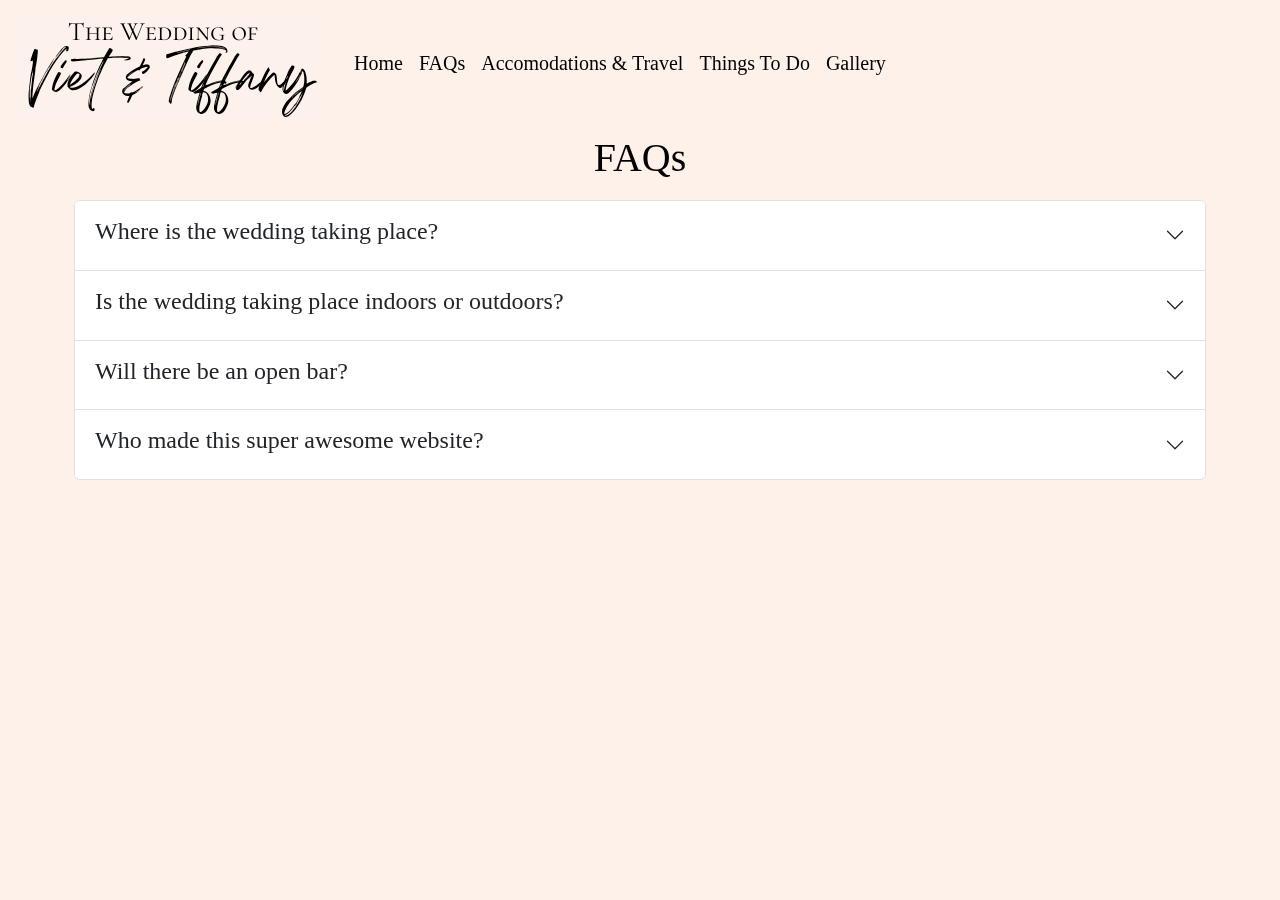
<file: faq.html>
<!doctype html>
<html lang="en">
  <head>
    <meta charset="utf-8">
    <meta name="viewport" content="width=device-width, initial-scale=1">
    <title>Tiffany & Viet | FAQs</title>
    <link href="https://cdn.jsdelivr.net/npm/bootstrap@5.3.3/dist/css/bootstrap.min.css" rel="stylesheet" integrity="sha384-QWTKZyjpPEjISv5WaRU9OFeRpok6YctnYmDr5pNlyT2bRjXh0JMhjY6hW+ALEwIH" crossorigin="anonymous">
    <link rel="stylesheet" href="styles.css">
    <link rel="stylesheet" href="styles/navbar-styles.css">
    <link rel="stylesheet" href="styles/faq-styles.css">
    <script src="https://unpkg.com/aos@2.3.1/dist/aos.js"></script>
    <link href="https://unpkg.com/aos@2.3.1/dist/aos.css" rel="stylesheet">
    <link rel="preconnect" href="https://fonts.googleapis.com">
    <link rel="preconnect" href="https://fonts.gstatic.com" crossorigin>
    </head>

  <body>
    <script src="https://cdn.jsdelivr.net/npm/bootstrap@5.3.3/dist/js/bootstrap.bundle.min.js" integrity="sha384-YvpcrYf0tY3lHB60NNkmXc5s9fDVZLESaAA55NDzOxhy9GkcIdslK1eN7N6jIeHz" crossorigin="anonymous"></script>
    <script id="replace_with_navbar" src="scripts/navbar.js"></script>

    <div id="faq-header">
    <h1 data-aos="fade-down" data-aos-duration="1500">FAQs</h1>
    </div>
    <div class="accordion-container open-sans"  data-aos="zoom-in" data-aos-duration="1000">
        <div class="accordion" id="accordionExample">
            <div class="accordion-item">
            <h2 class="accordion-header cormorant-sc-bold">
                <button class="accordion-button collapsed" type="button" data-bs-toggle="collapse" data-bs-target="#faq-where" aria-expanded="true" aria-controls="faq-where">
                <h4>Where is the wedding taking place?</h5>
                </button>
            </h2>
            <div id="faq-where" class="accordion-collapse collapse" data-bs-parent="#accordionExample">
                <h3>Ivy House</h3>
                <a href="https://www.ivyhousemi.com/" target="_blank"><h5>https://www.ivyhousemi.com/</h5></a>
                <!-- <iframe src="https://www.google.com/maps/embed?pb=!1m18!1m12!1m3!1d1281.3616147397056!2d-86.19052084991584!3d42.657600431096085!2m3!1f0!2f0!3f0!3m2!1i1024!2i768!4f13.1!3m3!1m2!1s0x8819f7446973b523%3A0xeaac71c85bf4e6e0!2s3291%20Blue%20Star%20Hwy%2C%20Saugatuck%2C%20MI%2049453!5e0!3m2!1sen!2sus!4v1714430668940!5m2!1sen!2sus" width="600" height="450" style="border:0;" allowfullscreen="" loading="lazy" referrerpolicy="no-referrer-when-downgrade"></iframe> -->
                <!-- <a href="https://maps.app.goo.gl/pNCkvZhmbvALdUMz5"> -->
                    <h5>3291 BLUE STAR HWY, SAUGATUCK MI 49453</h5>
                <!-- </a> -->
            </div>
            </div>
            <div class="accordion-item">
            <h2 class="accordion-header cormorant-sc-bold">
                <button class="accordion-button collapsed" type="button" data-bs-toggle="collapse" data-bs-target="#collapseTwo" aria-expanded="false" aria-controls="collapseTwo">
               <h4>Is the wedding taking place indoors or outdoors?</h4>
                </button>
            </h2>
            <div id="collapseTwo" class="accordion-collapse collapse" data-bs-parent="#accordionExample">
                <div class="accordion-body cormorant-sc-regular">
                    <h5>Both! We will be having the ceremony and reception indoors, but plenty of outdoor areas will be available with activities and photo opportunities.</h5>
                </div>
            </div>
            </div>
            <div class="accordion-item">
            <h2 class="accordion-header cormorant-sc-bold">
                <button class="accordion-button collapsed" type="button" data-bs-toggle="collapse" data-bs-target="#collapseThree" aria-expanded="false" aria-controls="collapseThree">
                <h4>Will there be an open bar?</h4>
                </button>
            </h2>
            <div id="collapseThree" class="accordion-collapse collapse" data-bs-parent="#accordionExample">
                <div class="accordion-body cormorant-sc-regular">
                    <h5>Yes! Drinks are on us, hangover is on you<span style='font-size:25px;'>&#129346;</span></h5>
                </div>
            </div>
            </div>
            <div class="accordion-item">
                <h2 class="accordion-header cormorant-sc-bold">
                    <button class="accordion-button collapsed" type="button" data-bs-toggle="collapse" data-bs-target="#collapseFour" aria-expanded="false" aria-controls="collapseFour">
                    <h4>Who made this super awesome website?</h4>
                    </button>
                </h2>
                <div id="collapseFour" class="accordion-collapse collapse" data-bs-parent="#accordionExample">
                    <div class="accordion-body cormorant-sc-regular">
                        <img class="vy" src="src/vy.JPG">
                        (Vy did.)
                    </div>
                </div>
                </div>
        </div>
    </div>
  </body>
  <script>AOS.init();</script>
</html>
</file>
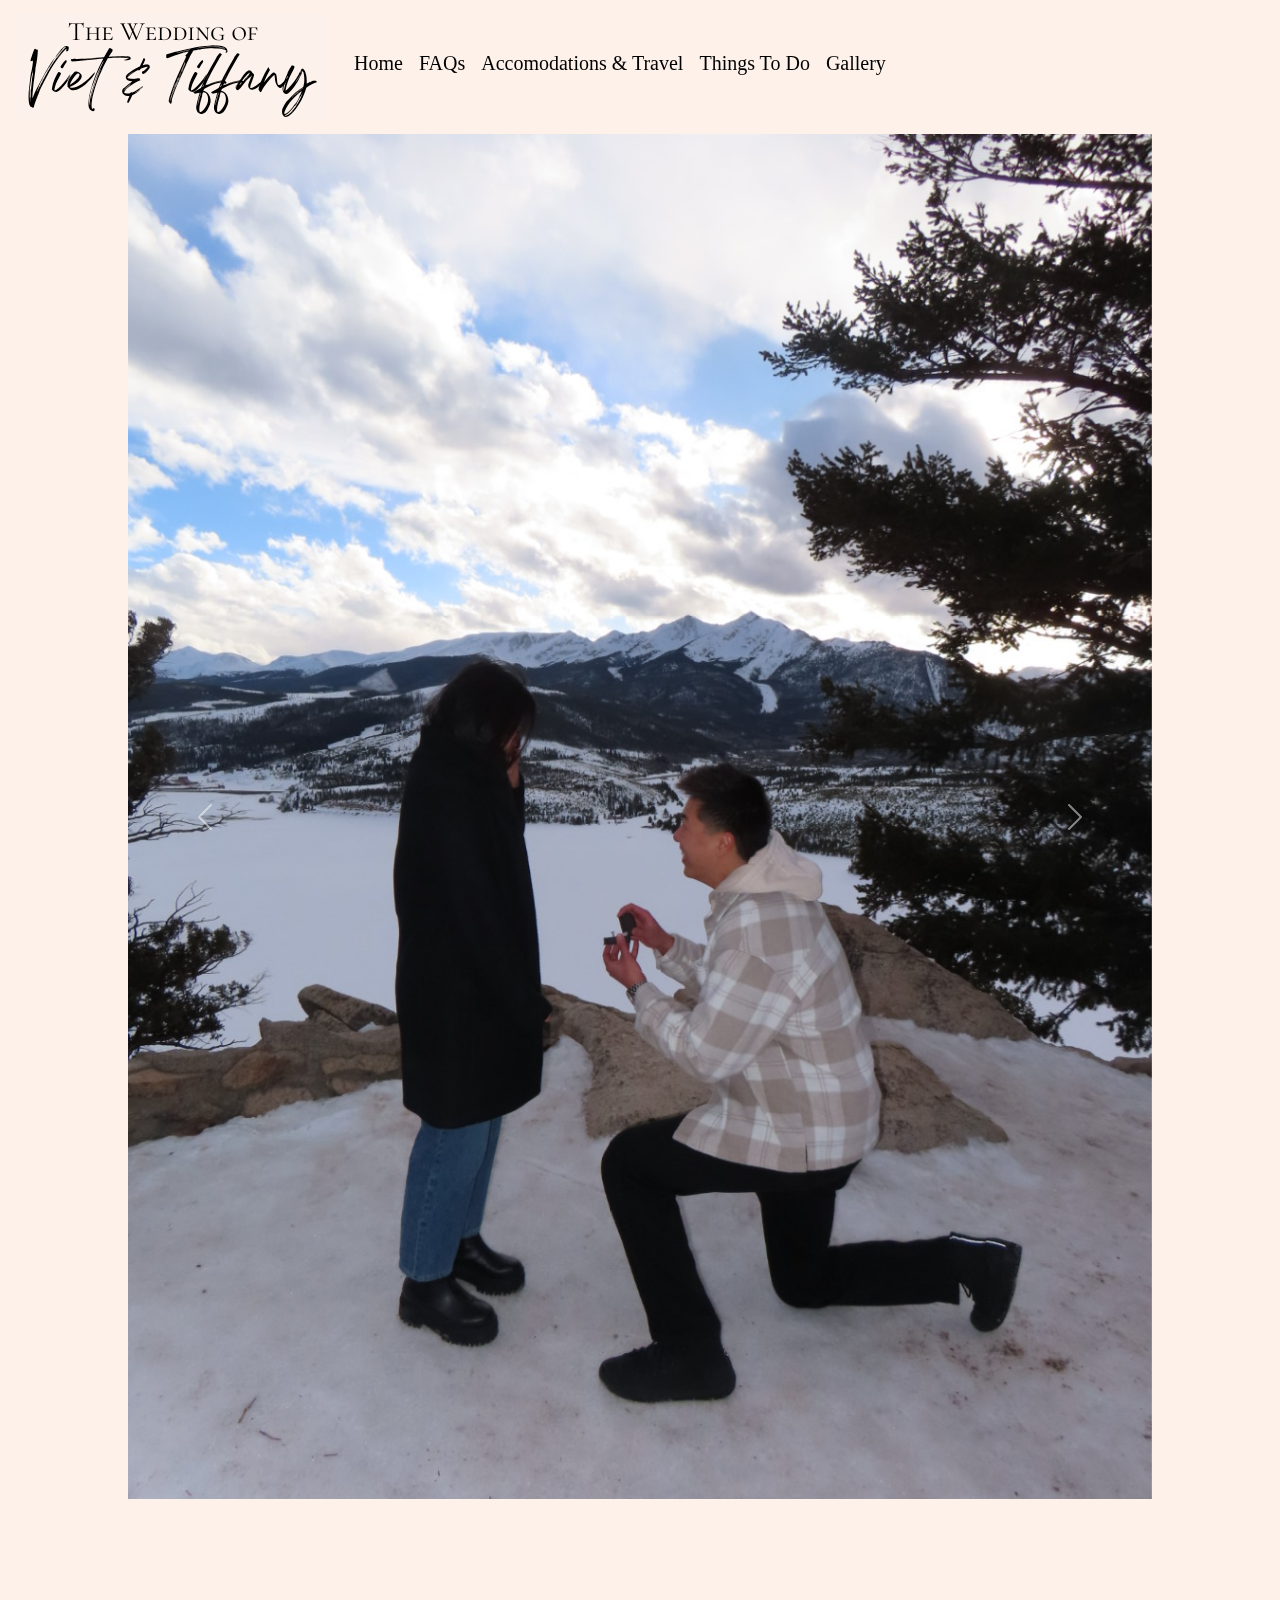
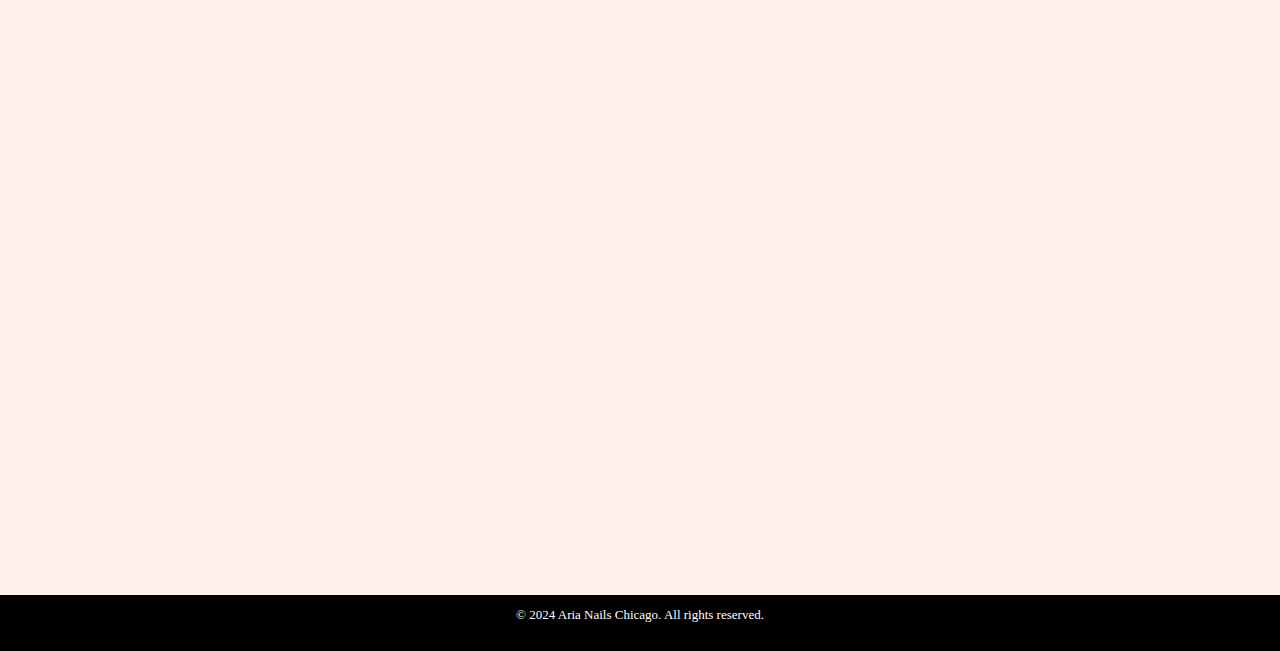
<file: index copy.html>
<!doctype html>
<html lang="en">
  <head>
    <meta charset="utf-8">
    <meta name="viewport" content="width=device-width, initial-scale=1">
    <title>Aria Nail Spa</title>
    <link href="https://cdn.jsdelivr.net/npm/bootstrap@5.3.3/dist/css/bootstrap.min.css" rel="stylesheet" integrity="sha384-QWTKZyjpPEjISv5WaRU9OFeRpok6YctnYmDr5pNlyT2bRjXh0JMhjY6hW+ALEwIH" crossorigin="anonymous">
    <link rel="stylesheet" href="styles.css">
    <script src="https://unpkg.com/aos@2.3.1/dist/aos.js"></script>
    <link href="https://unpkg.com/aos@2.3.1/dist/aos.css" rel="stylesheet">
  </head>
  <body>
    <script src="https://cdn.jsdelivr.net/npm/bootstrap@5.3.3/dist/js/bootstrap.bundle.min.js" integrity="sha384-YvpcrYf0tY3lHB60NNkmXc5s9fDVZLESaAA55NDzOxhy9GkcIdslK1eN7N6jIeHz" crossorigin="anonymous"></script>
    <script id="replace_with_navbar" src="scripts/navbar.js"></script>

    <script id="replace_with_carousel" src="scripts/carousel.js"></script>

    <!-- <div class="container text-center home-boxes .container-fluid ">
      <div class="row">
        <div class="col">
          <div class="home-card .col-md-4 .col-12" data-aos="fade-up">
            <img src="src/excellence.png">
            <br>
            Experience unparalleled excellence and pampering at our nail salon, where our skilled technicians deliver top-notch service, ensuring every client leaves feeling beautifully polished and utterly satisfied.
          </div>
        </div>
        <div class="col">
          <div class="home-card .col-md-4 .col-12" data-aos="fade-up">
            <img src="src/reviews.png">
            <br>
            Our nail salon proudly boasts a plethora of glowing reviews, reflecting our unwavering commitment to excellence and customer satisfaction.
          </div>
        </div>
        <div class="col">
          <div class="home-card .col-md-4 .col-12" data-aos="fade-up">
            <img src="src/staff.png">
            <br>
            At our nail salon, our team of expert technicians, armed with extensive training and expertise, is dedicated to delivering flawless results and unparalleled customer satisfaction with every visit
          </div>
        </div>
      </div> -->
      <div class="container text-center home-boxes .container-fluid ">
        <div class="row">
          <div class="col">
            <div class="home-card .col-md-4 .col-12" data-aos="fade-up">
              <img src="src/excellence.png">
              <br>
              Experience unparalleled excellence and pampering at our nail salon, where our skilled technicians deliver top-notch service, ensuring every client leaves feeling beautifully polished and utterly satisfied.
            </div>
          </div>
          <div class="col">
            <div class="home-card .col-md-4 .col-12" data-aos="fade-up">
              <img src="src/reviews.png">
              <br>
              Our nail salon proudly boasts a plethora of glowing reviews, reflecting our unwavering commitment to excellence and customer satisfaction.
            </div>
          </div>
          <div class="col">
            <div class="home-card .col-md-4 .col-12" data-aos="fade-up">
              <img src="src/staff.png">
              <br>
              At our nail salon, our team of expert technicians, armed with extensive training and expertise, is dedicated to delivering flawless results and unparalleled customer satisfaction with every visit
            </div>
          </div>
        </div>
      </div>


      <div class="container text-center menu-preview .container-fluid  ">
        <div class="row">
          <div class="col">
            <div class="card menu-preview-item .col-md-4 .col-12" data-aos="zoom-in">
              <img src="src/menu-1.png" class="card-img-top" alt="...">
              <div class="card-body">
                <h5 class="card-title">Manicures</h5>
                <!-- <p class="card-text">Some quick example text to build on the card title and make up the bulk of the card's content.</p> -->
                <a href="services.html" class="btn btn-primary">View Menu</a>
              </div>
            </div>
          </div>
          <div class="col">
            <div class="card menu-preview-item .col-md-4 .col-12" data-aos="zoom-in">
              <img src="src/menu-2.png" class="card-img-top" alt="...">
              <div class="card-body">
                <h5 class="card-title">Pedicures</h5>
                <!-- <p class="card-text">Some quick example text to build on the card title and make up the bulk of the card's content.</p> -->
                <a href="services.html" class="btn btn-primary">View Menu</a>
              </div>
            </div>
          </div>
          <div class="col">
            <div class="card menu-preview-item .col-md-4 .col-12" data-aos="zoom-in">
              <img src="src/menu-3.png" class="card-img-top" alt="...">
              <div class="card-body">
                <h5 class="card-title">Extras</h5>
                <!-- <p class="card-text">Some quick example text to build on the card title and make up the bulk of the card's content.</p> -->
                <a href="services.html" class="btn btn-primary">View Menu</a>
              </div>
            </div>
          </div>
          <div class="col">
            <div class="card menu-preview-item .col-md-4 .col-12" data-aos="zoom-in">
              <img src="src/menu-4.png" class="card-img-top" alt="...">
              <div class="card-body">
                <h5 class="card-title">Kids</h5>
                <!-- <p class="card-text">Some quick example text to build on the card title and make up the bulk of the card's content.</p> -->
                <a href="services.html" class="btn btn-primary">View Menu</a>
              </div>
            </div>
          </div>
        </div>
    </div>
  </body>
  <script id="replace_with_footer" src="scripts/footer.js"></script>
  <script>AOS.init();</script>
</html>
</file>
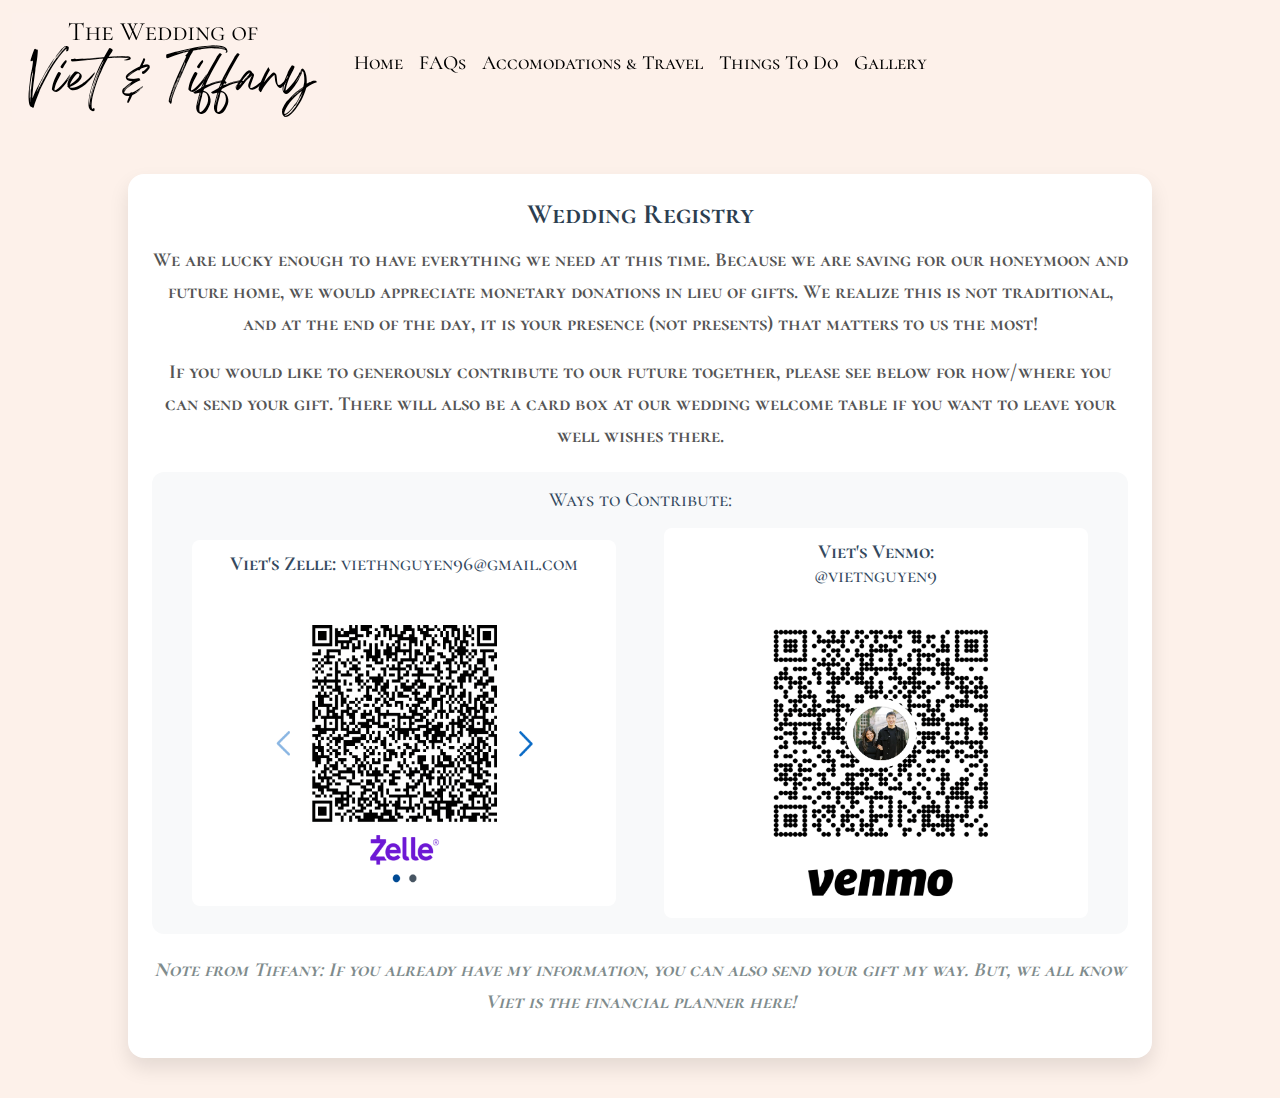
<file: registry.html>
<!doctype html>
<html lang="en">
  <head>
    <meta charset="utf-8">
    <meta name="viewport" content="width=device-width, initial-scale=1">
    <title>Viet & Tiff's Wedding | Registry</title>
    <link href="https://cdn.jsdelivr.net/npm/bootstrap@5.3.3/dist/css/bootstrap.min.css" rel="stylesheet" integrity="sha384-QWTKZyjpPEjISv5WaRU9OFeRpok6YctnYmDr5pNlyT2bRjXh0JMhjY6hW+ALEwIH" crossorigin="anonymous">
    <link rel="stylesheet" href="styles.css">
    <link rel="stylesheet" href="styles/navbar-styles.css">
    <link rel="stylesheet" href="styles/registry-styles.css">
    <script src="https://unpkg.com/aos@2.3.1/dist/aos.js"></script>
    <link href="https://unpkg.com/aos@2.3.1/dist/aos.css" rel="stylesheet">
    <link rel="preconnect" href="https://fonts.googleapis.com">
    <link rel="preconnect" href="https://fonts.gstatic.com" crossorigin>
    <link href="https://fonts.googleapis.com/css2?family=Cormorant+SC:wght@300;400;500;600;700&display=swap" rel="stylesheet">
  </head>
  <body>
    <script src="https://cdn.jsdelivr.net/npm/bootstrap@5.3.3/dist/js/bootstrap.bundle.min.js" integrity="sha384-YvpcrYf0tY3lHB60NNkmXc5s9fDVZLESaAA55NDzOxhy9GkcIdslK1eN7N6jIeHz" crossorigin="anonymous"></script>
    <div data-aos="fade-down" data-aos-duration="1500">
      <script id="replace_with_navbar" src="scripts/navbar.js"></script>
    </div>

    <div class="registry-tab">
      <h2>Wedding Registry</h2>
      <p>
          We are lucky enough to have everything we need at this time. Because we are saving for our honeymoon and future home, we would appreciate monetary donations in lieu of gifts. We realize this is not traditional, and at the end of the day, it is your presence (not presents) that matters to us the most!
      </p>
      <p>
          If you would like to generously contribute to our future together, please see below for how/where you can send your gift. There will also be a card box at our wedding welcome table if you want to leave your well wishes there.
      </p>
      <div class="donation-box">
          <h3>Ways to Contribute:</h3>
          <div class="donation-container">
              <div class="donation-method">
                  <h3><strong>Viet's Zelle:</strong> viethnguyen96@gmail.com</h3>
                  <div class="qr-code">
                    <img src="src/IMG_8784.png">
                  </div>
              </div>
              <div class="donation-method">
                  <h3><strong>Viet's Venmo:</strong> <br>@vietnguyen9</h3>
                  <div class="qr-code">
                    <img src="src/IMG_8785.PNG">
                  </div>
              </div>
          </div>
      </div>
      <p class="note">
          <strong>Note from Tiffany:</strong> If you already have my information, you can also send your gift my way. But, we all know Viet is the financial planner here!
      </p>
  </div>
  
    <!-- <div class="engagement-pic">
      <img src="src/thanks.gif" >
    </div> -->
  </body>

  <script>AOS.init();</script>
</html>
</file>
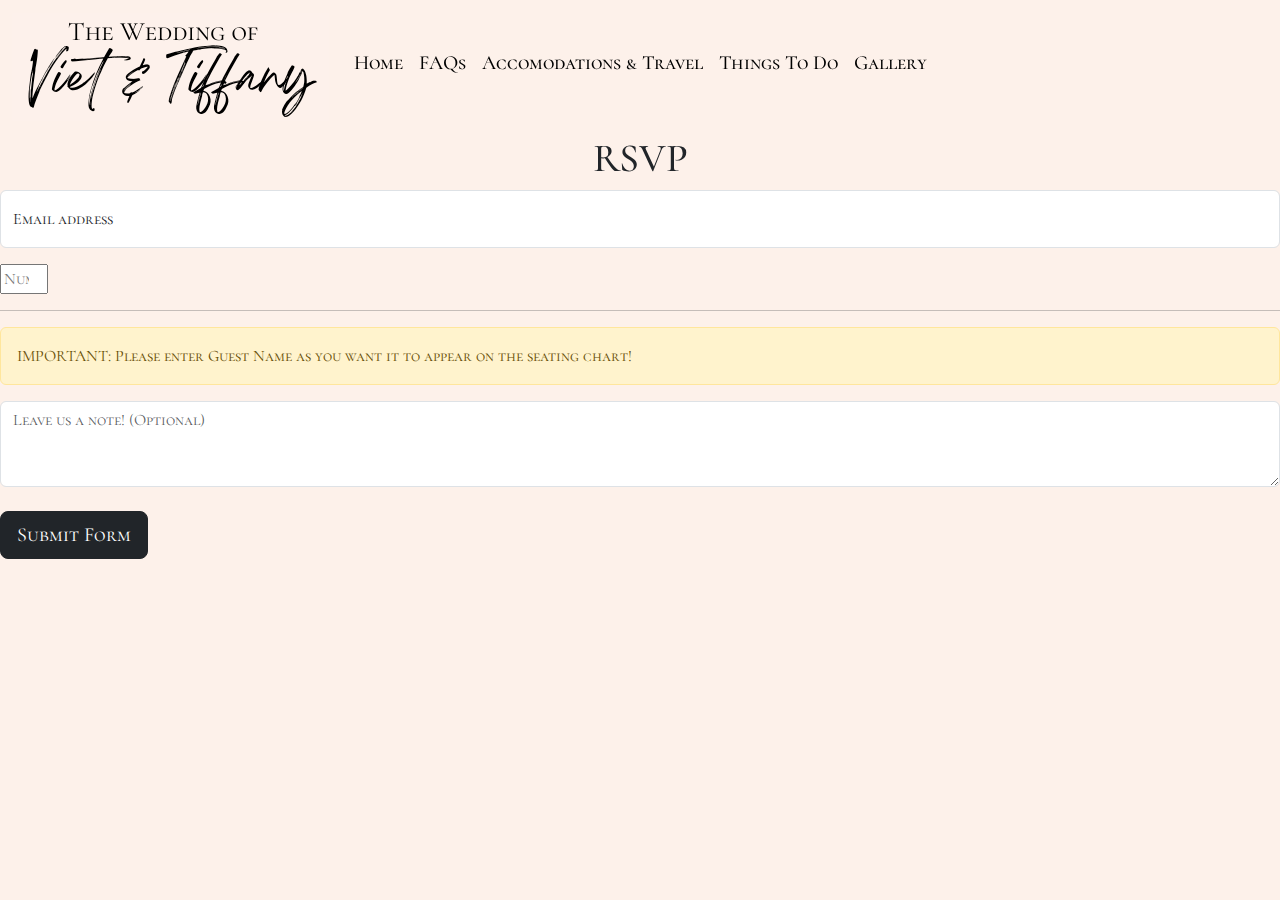
<file: rsvp.html>
<!doctype html>
<html lang="en">
  <head>
    <meta charset="utf-8">
    <meta name="viewport" content="width=device-width, initial-scale=1">
    <title>Viet & Tiff's Wedding | RSVP</title>
    <link href="https://cdn.jsdelivr.net/npm/bootstrap@5.3.3/dist/css/bootstrap.min.css" rel="stylesheet" integrity="sha384-QWTKZyjpPEjISv5WaRU9OFeRpok6YctnYmDr5pNlyT2bRjXh0JMhjY6hW+ALEwIH" crossorigin="anonymous">
    <link rel="stylesheet" href="styles.css">
    <script src="https://unpkg.com/aos@2.3.1/dist/aos.js"></script>
    <link href="https://unpkg.com/aos@2.3.1/dist/aos.css" rel="stylesheet">
    <link rel="preconnect" href="https://fonts.googleapis.com">
    <link rel="preconnect" href="https://fonts.gstatic.com" crossorigin>
    <link href="https://fonts.googleapis.com/css2?family=Cormorant+SC:wght@300;400;500;600;700&display=swap" rel="stylesheet">
    <script src="scripts/rsvp.js" defer></script>
  </head>
  <body>
    <script src="https://cdn.jsdelivr.net/npm/bootstrap@5.3.3/dist/js/bootstrap.bundle.min.js" integrity="sha384-YvpcrYf0tY3lHB60NNkmXc5s9fDVZLESaAA55NDzOxhy9GkcIdslK1eN7N6jIeHz" crossorigin="anonymous"></script>
    <script id="replace_with_navbar" src="scripts/navbar.js"></script>

    <div class="acc-header">
      <h1 data-aos="fade-down" data-aos-duration="1500">RSVP</h1>
    </div>
    <div>
      <form id="rsvpForm" action="https://formsubmit.co/vhnguyen96@gmail.com" method="POST">
        <input type="hidden" name="_subject" value="New Wedding RSVP">
        <input type="hidden" name="_template" value="table">
        <input type="hidden" name="_next" value="https://vynguyen0127.github.io/tiff-viet-wedding/thanks.html">
        <input type="hidden" name="_autoresponse" value="Thank you for your RSVP! If you'd like to make any changes, just reply to this email. -Tiffany & Viet">
        <div class="form-floating mb-3">
          <input name="email" type="email" class="form-control" id="floatingInput" placeholder="name@example.com">
          <label for="floatingInput">Email address</label>
        </div>
        <input type="number" pattern="[0-9]*" id="numGuests" min="1" max="6" placeholder="Number of Guests" onchange="addGuests()">
        <hr>
        <!-- <p>IMPORTANT: Please enter Guest Name as you want it to appear on the seating chart!</p> -->
        <div class="alert alert-warning" role="alert">
          IMPORTANT: Please enter Guest Name as you want it to appear on the seating chart!
        </div>
        <div id="guestList"></div>
        <div class="form-group">
          <textarea placeholder="Leave us a note! (Optional)" class="form-control" name="message" rows="3"></textarea>
        </div>
        <br>
        <button type="submit" class="btn btn-lg btn-dark btn-block" onclick="onSubmit()">Submit Form</button>
      </form>
    </div>
  </body>

  <script>AOS.init();</script>
</html>
</file>
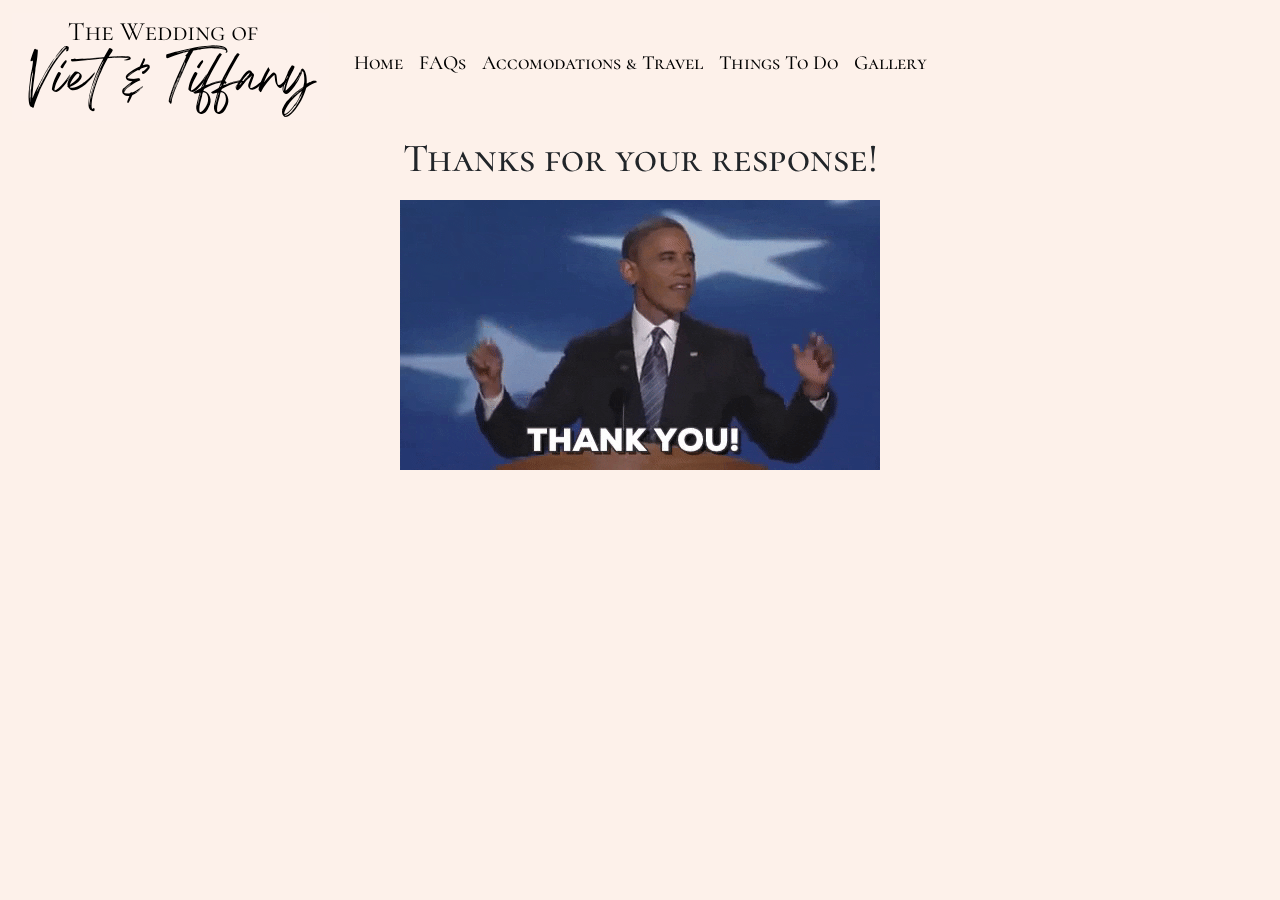
<file: thanks.html>
<!doctype html>
<html lang="en">
  <head>
    <meta charset="utf-8">
    <meta name="viewport" content="width=device-width, initial-scale=1">
    <title>Viet & Tiff's Wedding | Thanks!</title>
    <link href="https://cdn.jsdelivr.net/npm/bootstrap@5.3.3/dist/css/bootstrap.min.css" rel="stylesheet" integrity="sha384-QWTKZyjpPEjISv5WaRU9OFeRpok6YctnYmDr5pNlyT2bRjXh0JMhjY6hW+ALEwIH" crossorigin="anonymous">
    <link rel="stylesheet" href="styles.css">
    <script src="https://unpkg.com/aos@2.3.1/dist/aos.js"></script>
    <link href="https://unpkg.com/aos@2.3.1/dist/aos.css" rel="stylesheet">
    <link rel="preconnect" href="https://fonts.googleapis.com">
    <link rel="preconnect" href="https://fonts.gstatic.com" crossorigin>
    <link href="https://fonts.googleapis.com/css2?family=Cormorant+SC:wght@300;400;500;600;700&display=swap" rel="stylesheet">
  </head>
  <body>
    <script src="https://cdn.jsdelivr.net/npm/bootstrap@5.3.3/dist/js/bootstrap.bundle.min.js" integrity="sha384-YvpcrYf0tY3lHB60NNkmXc5s9fDVZLESaAA55NDzOxhy9GkcIdslK1eN7N6jIeHz" crossorigin="anonymous"></script>
    <script id="replace_with_navbar" src="scripts/navbar.js"></script>

    <div class="acc-header">
      <h1 data-aos="fade-down" data-aos-duration="1500">Thanks for your response!</h1>
    </div>
    <div class="engagement-pic">
      <img src="src/thanks.gif" >
    </div>
  </body>

  <script>AOS.init();</script>
</html>
</file>
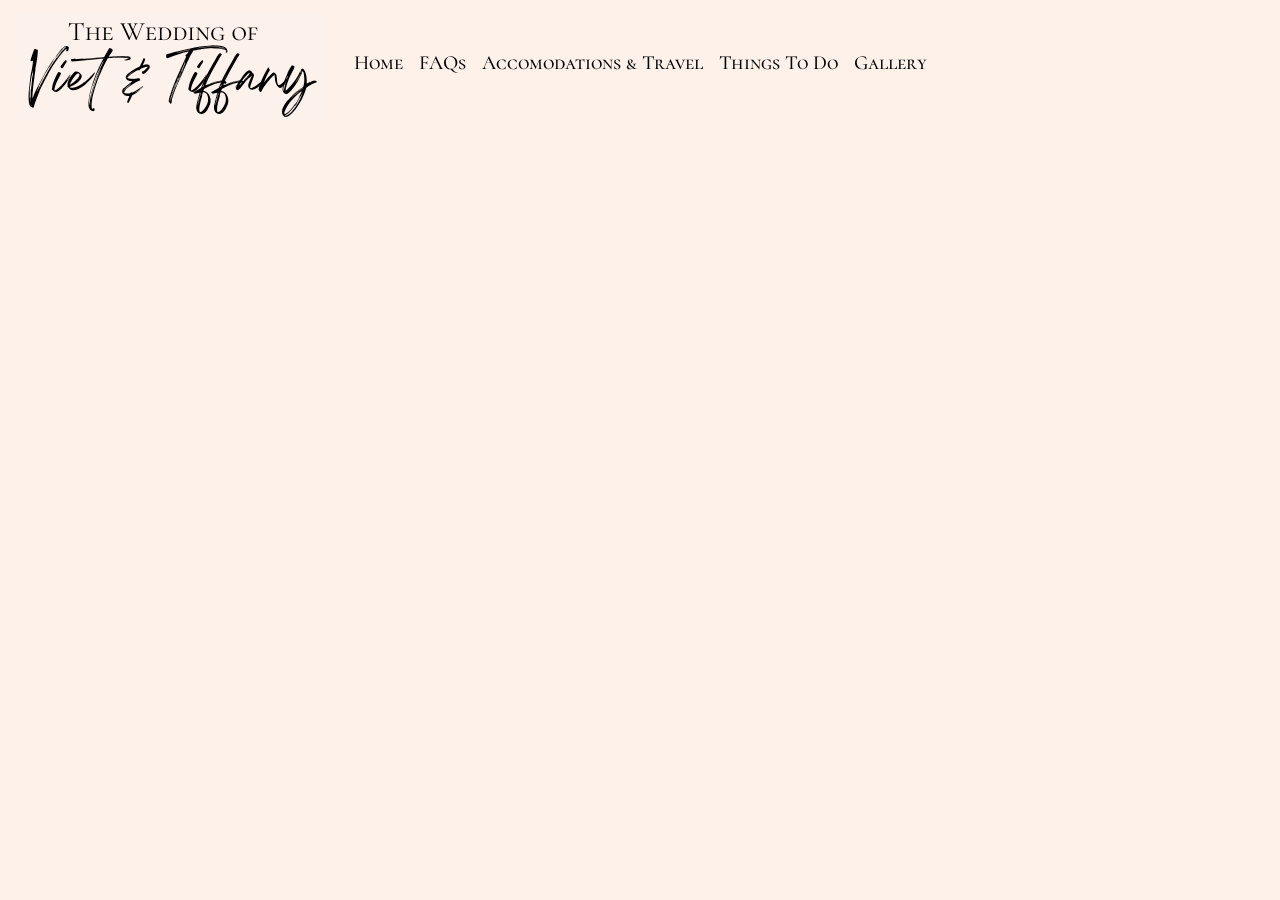
<file: things-to-do.html>
<!doctype html>
<html lang="en">
  <head>
    <meta charset="utf-8">
    <meta name="viewport" content="width=device-width, initial-scale=1">
    <title>Viet & Tiff's Wedding | Things To Do</title>
    <link href="https://cdn.jsdelivr.net/npm/bootstrap@5.3.3/dist/css/bootstrap.min.css" rel="stylesheet" integrity="sha384-QWTKZyjpPEjISv5WaRU9OFeRpok6YctnYmDr5pNlyT2bRjXh0JMhjY6hW+ALEwIH" crossorigin="anonymous">
    <link rel="stylesheet" href="styles.css">
    <script src="https://unpkg.com/aos@2.3.1/dist/aos.js"></script>
    <link href="https://unpkg.com/aos@2.3.1/dist/aos.css" rel="stylesheet">
    <link rel="preconnect" href="https://fonts.googleapis.com">
    <link rel="preconnect" href="https://fonts.gstatic.com" crossorigin>
    <link href="https://fonts.googleapis.com/css2?family=Cormorant+SC:wght@300;400;500;600;700&display=swap" rel="stylesheet">
  </head>
  <body>
    <script src="https://cdn.jsdelivr.net/npm/bootstrap@5.3.3/dist/js/bootstrap.bundle.min.js" integrity="sha384-YvpcrYf0tY3lHB60NNkmXc5s9fDVZLESaAA55NDzOxhy9GkcIdslK1eN7N6jIeHz" crossorigin="anonymous"></script>
    <script id="replace_with_navbar" src="scripts/navbar.js"></script>


  </body>

  <script>AOS.init();</script>
</html>
</file>
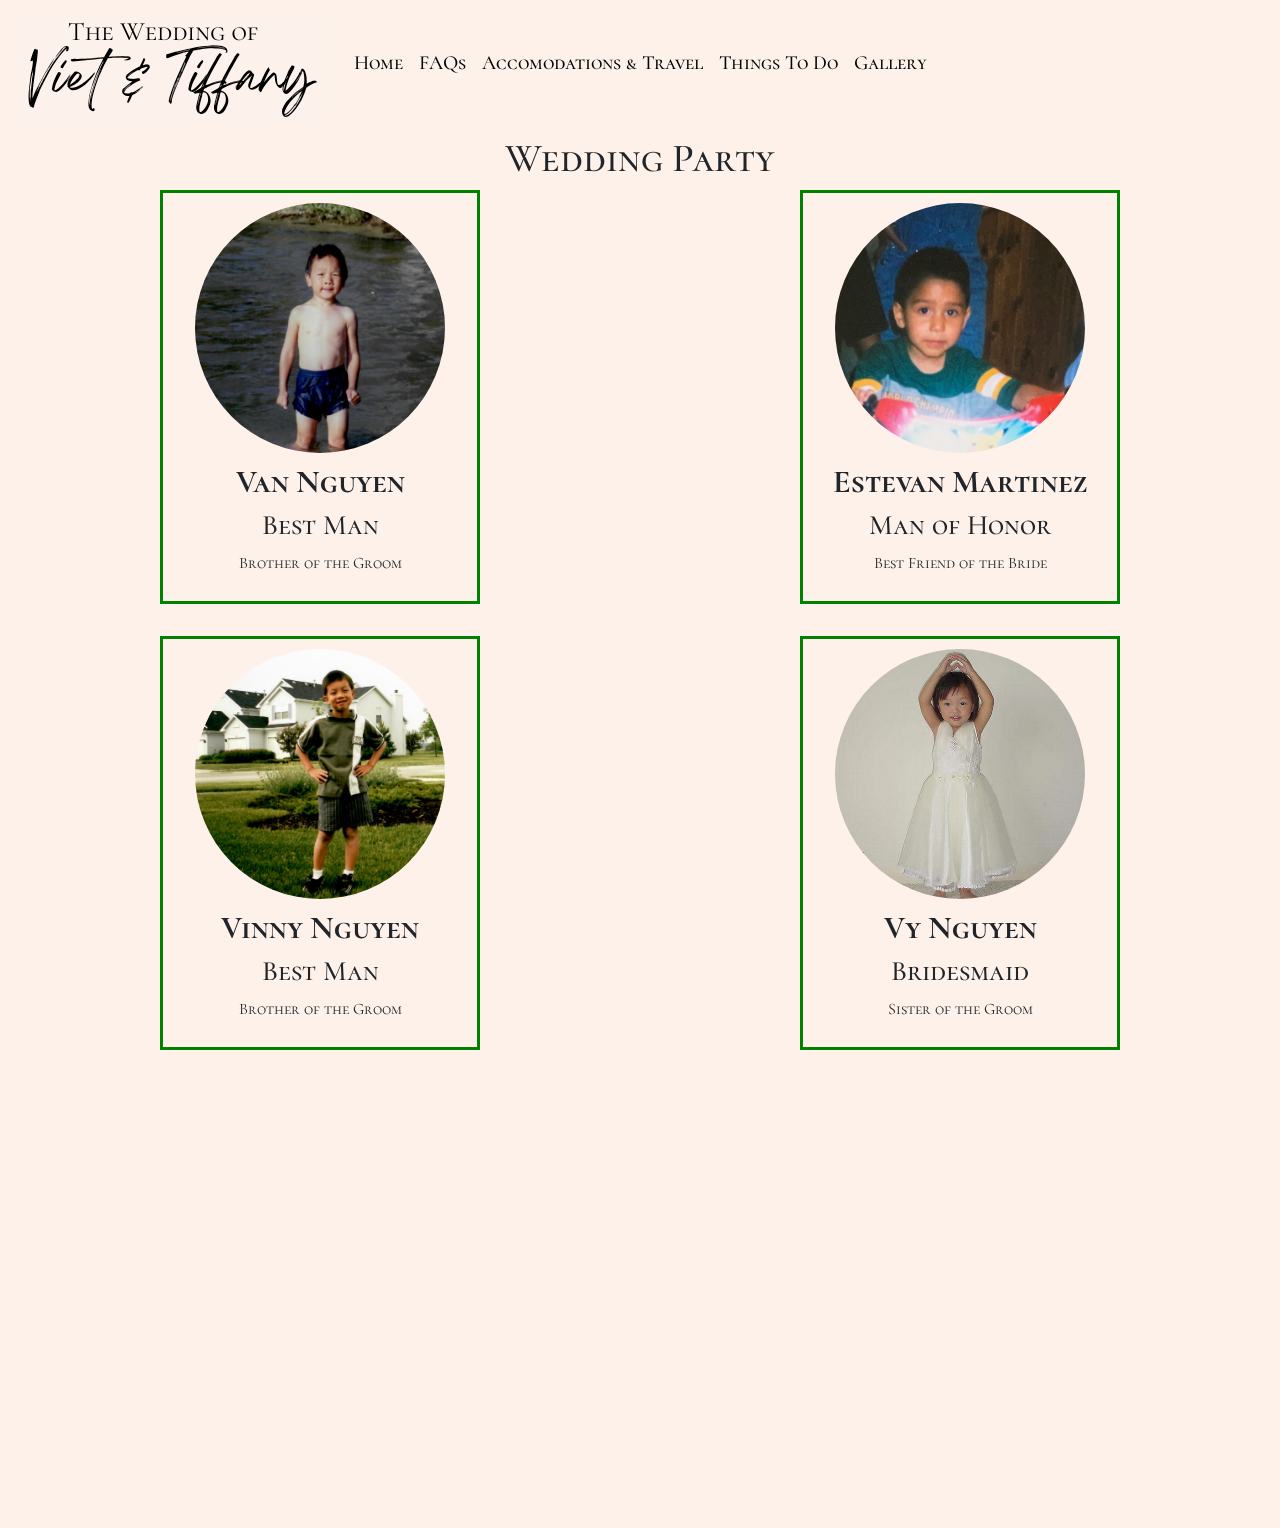
<file: wedding-party.html>
<!doctype html>
<html lang="en">
  <head>
    <meta charset="utf-8">
    <meta name="viewport" content="width=device-width, initial-scale=1">
    <title>Tiffany & Viet | Wedding Party</title>
    <link href="https://cdn.jsdelivr.net/npm/bootstrap@5.3.3/dist/css/bootstrap.min.css" rel="stylesheet" integrity="sha384-QWTKZyjpPEjISv5WaRU9OFeRpok6YctnYmDr5pNlyT2bRjXh0JMhjY6hW+ALEwIH" crossorigin="anonymous">
    <link rel="stylesheet" href="styles.css">
    <link rel="stylesheet" href="styles/navbar-styles.css">
    <link rel="stylesheet" href="styles/wedding-party-styles.css">
    <script src="https://unpkg.com/aos@2.3.1/dist/aos.js"></script>
    <link href="https://unpkg.com/aos@2.3.1/dist/aos.css" rel="stylesheet">
    <link rel="preconnect" href="https://fonts.googleapis.com">
    <link rel="preconnect" href="https://fonts.gstatic.com" crossorigin>
    <link href="https://fonts.googleapis.com/css2?family=Cormorant+SC:wght@300;400;500;600;700&display=swap" rel="stylesheet">
  </head>
  <body>
    <script src="https://cdn.jsdelivr.net/npm/bootstrap@5.3.3/dist/js/bootstrap.bundle.min.js" integrity="sha384-YvpcrYf0tY3lHB60NNkmXc5s9fDVZLESaAA55NDzOxhy9GkcIdslK1eN7N6jIeHz" crossorigin="anonymous"></script>
    <div data-aos="fade-down" data-aos-duration="1500">
      <script id="replace_with_navbar" src="scripts/navbar.js"></script>
    </div>

    <div class="acc-header">
      <h1 data-aos="zoom-in" data-aos-duration="1500">Wedding Party</h1>
    </div>

    <div class="party">
      <div class="party-left">

        <div class="party-member" data-aos="fade-right" data-aos-duration="1250">
          <div class="circle-img">
            <img class="circle-cropped" src="src/van-1.jpeg">
          </div>
          <h2>Van Nguyen</h2>
          <h3>Best Man</h3>
          <p>Brother of the Groom</p>
        </div>

        <div class="party-member" data-aos="fade-right" data-aos-duration="1250">
          <div class="circle-img">
            <img class="circle-cropped" src="src/vinny-1.jpeg">
          </div>
          <h2>Vinny Nguyen</h2>
          <h3>Best Man</h3>
          <p>Brother of the Groom</p>
        </div>
        <div class="party-member" data-aos="fade-right" data-aos-duration="1250">
          <div class="circle-img">
            <img class="circle-cropped" src="src/ghassan.jpeg">
          </div>
          <h2>Ghassan Iqbal</h2>
          <h3>Groomsman</h3>
          <p>Best Friend of the Groom</p>
        </div>
      </div>

      <div class="party-right">
        <div class="party-member" data-aos="fade-left" data-aos-duration="1250">
          <div class="circle-img">
            <img class="circle-cropped" src="src/estevan.JPEG">
          </div>
          <h2>Estevan Martinez</h2>
          <h3>Man of Honor</h3>
          <p>Best Friend of the Bride</p>
        </div>

        <div class="party-member" data-aos="fade-left" data-aos-duration="1250">
          <div class="circle-img">
            <img class="circle-cropped" src="src/vy-2.JPG">
          </div>
          <h2>Vy Nguyen</h2>
          <h3>Bridesmaid</h3>
          <p>Sister of the Groom</p>
        </div>

        <div class="party-member" data-aos="fade-left" data-aos-duration="1250">
          <div class="circle-img">
            <img class="circle-cropped" src="src/symone.jpeg">
          </div>
          <h2>Symone Kalu</h2>
          <h3>Bridesmaid</h3>
          <p>Best Friend of the Bride</p>
        </div>
      </div>
    </div>

    <div class="party-mobile">
      <div class="party-member" data-aos="fade-left" data-aos-duration="1250">
        <div class="circle-img">
          <img class="circle-cropped" src="src/van-1.jpeg">
        </div>
        <h2>Van Nguyen</h2>
        <h3>Best Man</h3>
        <p>Brother of the Groom</p>
      </div>

      <div class="party-member" data-aos="fade-left" data-aos-duration="1250">
        <div class="circle-img">
          <img class="circle-cropped" src="src/vinny-1.jpeg">
        </div>
        <h2>Vinny Nguyen</h2>
        <h3>Best Man</h3>
        <p>Brother of the Groom</p>
      </div>
      
      <div class="party-member" data-aos="fade-left" data-aos-duration="1250">
        <div class="circle-img">
          <img class="circle-cropped" src="src/estevan.JPEG">
        </div>
        <h2>Estevan Martinez</h2>
        <h3>Man of Honor</h3>
        <p>Best Friend of the Bride</p>
      </div>
      
      <div class="party-member" data-aos="fade-left" data-aos-duration="1250">
        <div class="circle-img">
          <img class="circle-cropped" src="src/vy-2.JPG">
        </div>
        <h2>Vy Nguyen</h2>
        <h3>Bridesmaid</h3>
        <p>Sister of the Groom</p>
      </div>

      <div class="party-member" data-aos="fade-left" data-aos-duration="1250">
        <div class="circle-img">
          <img class="circle-cropped" src="src/symone.jpeg">
        </div>
        <h2>Symone Kalu</h2>
        <h3>Bridesmaid</h3>
        <p>Best Friend of the Bride</p>
      </div>

      <div class="party-member" data-aos="fade-left" data-aos-duration="1250">
        <div class="circle-img">
          <img class="circle-cropped" src="src/ghassan.jpeg">
        </div>
        <h2>Ghassan Iqbal</h2>
        <h3>Groomsman</h3>
        <p>Best Friend of the Groom</p>
      </div>
    </div>
  </body>

  <script>AOS.init();</script>
</html>
</file>
<file: styles.css>
.carousel-home {
    width: 80%;
    height: auto;
    margin-left: auto;
    margin-right: auto;
}

section {
    text-align: center;
}

nav {
    padding: 10px;
    background-image: linear-gradient(#fdf1ea, #fdf1ea);
}

.nav-logo {
    max-width: 100%;
}

.nav-item h5 {
    background: -webkit-linear-gradient(black,black);
    -webkit-background-clip: text;
    -webkit-text-fill-color: transparent;
}

body {
    background-color: #fdf1ea;
}

.logo-hidden {
    visibility: gone;
}

/* Services styles */
.accordion-container {
    margin: auto;
    width: 90%;
    padding: 10px;
}

body {
    font-family: "Cormorant SC", serif;
    margin: 0;
    padding: 0;
}

/* FAQs */
#faq-header {
    text-align: center;
}

#faq-header h1 {
    font-family: "Cormorant SC", serif;
    background: -webkit-linear-gradient(black,black);
    -webkit-background-clip: text;
    -webkit-text-fill-color: transparent;
}
#faq-where {
    text-align: center;
}

/* Accommodations & Travel */
.acc-header {
    text-align: center;
    justify-content: center;
}

.acc-header img{
    width: 40%;
    height: auto;
}

.airport {
    margin-top: 3%;
    margin-bottom: 3%;
}

/* Gallery */
.gallery-row {
    display: flex;
    flex-wrap: wrap;
    padding: 0 4px;
  }
  
  /* Create four equal columns that sits next to each other */
  .gallery-column {
    flex: 25%;
    max-width: 25%;
    padding: 0 4px;
  }
  
  .gallery-column img {
    margin-top: 8px;
    vertical-align: middle;
    width: 100%;
  }

  .vy {
    width: 80%;
    margin-left: 10%;
    margin-right: 10%;
    margin-top: 2%;
    margin-bottom: 2%;
  }

  @media (min-width: 768px) {
    .hidden-nav img{
        visibility: hidden;
        width: 1px;
    }
  }
  
  @media (max-width: 767px) {
    .hidden-nav {
        visibility: visible;
    }
  }
  /* Responsive layout - makes a two column-layout instead of four columns */
  @media screen and (max-width: 800px) {
    .gallery-column {
      flex: 50%;
      max-width: 50%;
    }
  }
  
  /* Responsive layout - makes the two columns stack on top of each other instead of next to each other */
  @media screen and (max-width: 600px) {
    .gallery-column {
      flex: 100%;
      max-width: 100%;
    }

    .home-card{
        height: auto;
        width: 100%;
    }

    .logo-hidden {
        visibility: gone;
    }
  }

  /* Wedding Party */
  .col {
    height: fit-content;
  }
  .party-member {
    margin: auto;
    width: 50%;
    border: 3px solid green;
    padding: 10px;
  }

  /* Footer */
  footer {
    background-image: linear-gradient(black, black);
    padding: 10px;
    text-align: center;
}

.footer-subcontent-2{
    width:70%;
    display: flex;
    flex-direction: row;
    align-items: center;
    justify-content: center;
    /* border: 2px solid rgb(255, 0, 187); */
    color: white;
  }
  
  .footer-content h2{
    color: #f5af01;
    font-size: large;
  }
  
  .footer-content p{
    font-size: small;
    color: white;
  }
  
  .footer-subcontent{
    color: white;
  }

  /* font */

  .cormorant-sc-light {
    font-family: "Cormorant SC", serif;
    font-weight: 300;
    font-style: normal;
  }
  
  .cormorant-sc-regular {
    font-family: "Cormorant SC", serif;
    font-weight: 400;
    font-style: normal;
  }
  
  .cormorant-sc-medium {
    font-family: "Cormorant SC", serif;
    font-weight: 500;
    font-style: normal;
  }
  
  .cormorant-sc-semibold {
    font-family: "Cormorant SC", serif;
    font-weight: 600;
    font-style: normal;
  }
  
  .cormorant-sc-bold {
    font-family: "Cormorant SC", serif;
    font-weight: 700;
    font-style: normal;
  }



.engagement-pic {
    margin: auto;
    width: 90%;
    padding: 10px;
    text-align: center;
}

.engagement-pic h2 {
    margin-bottom: 5%;
}

.engagement {
    max-width: 100%;
}

.hover-underline-animation {
    display: inline-block;
    position: relative;
    color: #0087ca;
  }
  
  .hover-underline-animation::after {
    content: '';
    position: absolute;
    width: 100%;
    transform: scaleX(0);
    height: 2px;
    bottom: 0;
    left: 0;
    background-color: black;
    transform-origin: bottom right;
    transition: transform 0.25s ease-out;
  }
  
  .hover-underline-animation:hover::after {
    transform: scaleX(1);
    transform-origin: bottom left;
  }
</file>
<file: styles/navbar-styles.css>
.navbar-logo {
    margin-top: 2%;
    width: 30%;
  }

  @media screen and (max-width: 991px){
    .navbar-logo{
        display: none ;
    }
  }
  
  .navbar-nav .nav-link {
    position: relative;
    font-size: 1.4rem;
    font-weight: bold;
  }
  .navbar-nav .nav-link::after {
    content: '';
    position: absolute;
    left: 0;
    bottom: -2px;
    width: 100%;
    height: 2px;
    background-color: black;
    transform: scaleX(0);
    transition: transform 0.3s ease-in-out;
  }
  .navbar-nav .nav-link:hover::after {
    transform: scaleX(1);
  }
</file>
<file: styles/faq-styles.css>
#faq-header {
    text-align: center;
}

#faq-header h1 {
    font-family: "Quattrocento";
    background: -webkit-linear-gradient(black,black);
    -webkit-background-clip: text;
    -webkit-text-fill-color: transparent;
}
#faq-where {
    text-align: center;
}

#faq-where iframe {
  width: 600; 
  height: 450;
}
</file>
<file: styles/registry-styles.css>
.registry-tab {
    max-width: 80%;
    margin: 40px auto;
    background: #fff;
    padding: 24px;
    border-radius: 16px;
    box-shadow: 0 10px 20px rgba(0, 0, 0, 0.1);
    text-align: center;
}
.registry-tab h2 {
    font-size: 28px;
    font-weight: bold;
    color: #2c3e50;
    margin-bottom: 12px;
}
.registry-tab p {
    font-size: 20px;
    color: #555;
    line-height: 1.6;
    font-weight: 700;
}
.registry-tab .donation-box {
    background: #f8f9fa;
    padding: 16px;
    border-radius: 12px;
    margin-top: 20px;
}
.registry-tab .donation-box h3 {
    font-size: 20px;
    color: #34495e;
    margin-bottom: 10px;
}
.donation-container {
    display: flex;
    justify-content: space-around;
    align-items: center;
    flex-wrap: wrap;
    margin-top: 16px;
}
.donation-method {
    background: #fff;
    padding: 12px;
    border-radius: 8px;
    text-align: center;
    width: 45%;
}
.donation-method p {
    font-size: 16px;
    color: #333;
    margin-bottom: 8px;
}
.qr-code img {
    width: 300px;
    height: 300px;
    border-radius: 8px;
    margin-top: 8px;
}
.registry-tab .note {
    font-style: italic;
    margin-top: 20px;
    color: #7f8c8d;
}

/* Responsive Design for Mobile */
@media (max-width: 600px) {
    .donation-container {
        flex-direction: column;
        align-items: center;
    }
    .donation-method {
        width: 100%;
        margin-bottom: 16px;
    }
    .qr-code img {
        width: 90%;
        height: 90%;
    }
}
</file>
<file: styles/wedding-party-styles.css>
/* Wedding Party */
.party {
    display: flex;
    flex-direction: row;
    align-items: center;
    justify-content: center;
  }

  .party-mobile {
    display: none;
    height: 1px;
  }

  .party-member {
    text-align: center;
    margin-bottom: 5%;
  }

  .party-member h2{
    font-family: "Cormorant SC", serif;
    font-weight: 700;
    font-style: normal;
  }

  .party-left {
    flex: 1;
    box-sizing: border-box;
  }
  
  .party-right {
    flex: 1;
    box-sizing: border-box;
  }

  .circle-img {
    width: 250px;
    height: 250px;
    border-radius: 50%;
    overflow: hidden;
    margin: 0 auto;
    margin-bottom: 10px; /* Added margin below image */
  }

  .circle-img img {
    width: 100%;
    height: 100%;
    object-fit: cover;
  }

  @media (max-width: 992px) {
    .circle-img {
      width: 250px;
      height: 250px;
    }

    .carousel-home {
      width: 90%;
    }

    .party-mobile {
      display: contents;
    }

    .party {
      display: none;
    }
  }
</file>
